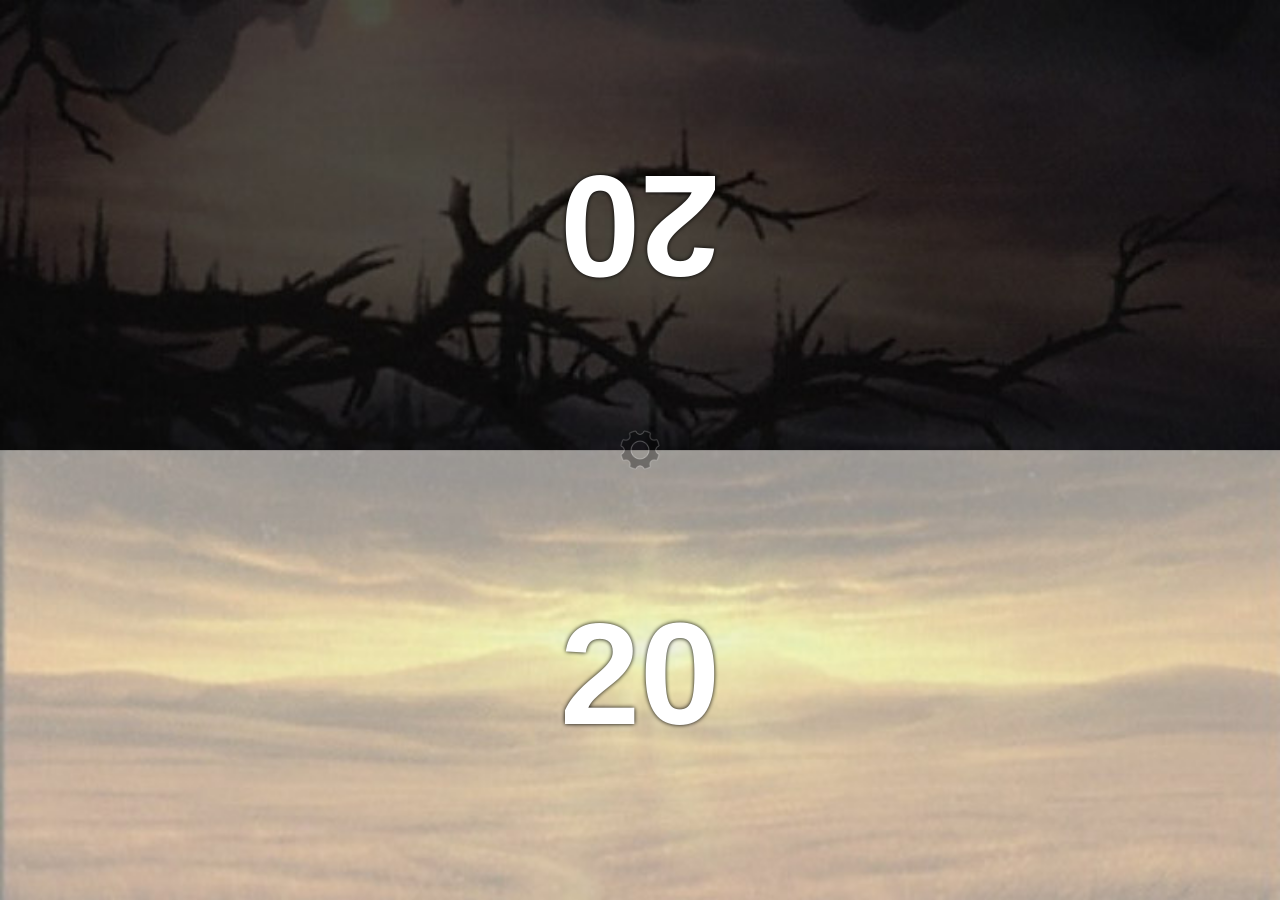
<file: www/index.html>
﻿<!DOCTYPE>
<html>
<head> 
<title>MTG counter online</title>
<meta name="keywords" content="MTG, magiс the gathering, counter, online" />
<meta name="description" content="Simple and fast online MTG counter" />
<meta name="viewport" content="width=device-width, initial-scale=1, maximum-scale=1, user-scalable=0">
<meta name="theme-color" content="#000">
<meta charset=utf-8>
<meta http-equiv=X-UA-Compatible content="IE=edge">
<link rel="shortcut icon" href="favicon.png" type="image/png">


<link type="text/css" href="files/css/main.css" rel="stylesheet" />
<script src="files/js/jquery-1.11.3.min.js" type="text/javascript"></script>
<script src="files/js/main.js" type="text/javascript"></script>
<script src="files/js/fullscreen.js" type="text/javascript"></script>
</head> 
<body>
<div class="main_wrap">

    <div class="player og white">
        <div class="mana">
            <div data-color="green"></div>
            <div data-color="red"  ></div>
            <div data-color="black"></div>
            <div data-color="blue" ></div>
            <div data-color="white"></div>
        </div>
        <div class="m"></div>
        <div class="p"></div>
        <div class="delta noselect"></div>
        <div class="cnt noselect">
            20
        </div>
        <div class="poison-toggle noselect">☠</div>
        <div class="poison noselect">
            <div class="pm">−</div>
            <div class="pcnt">0</div>
            <div class="pp">+</div>
        </div>
        <div class="dice_shadow">
            <div class="dice static"></div>
        </div>
    </div>

    <div class="settings">
        <div class="settings-left">
            <div class="icon dice"></div>
            <div class="icon life20">20</div>
            <div class="icon life40">40</div>
        </div>
        <div class="icon cog"></div>
        <div class="settings-right">
            <div class="icon two_player"></div>
            <div class="icon three_player"></div>
            <div class="icon four_player"></div>
        </div>
    </div>

    <div class="fullscreen noselect">fullscreen</div>

    <div class="info-toggle noselect">i</div>

    <div class="info-screen">
        <div class="info-close noselect">×</div>
        <img class="info-logo" src="img/logo_1024x1024.jpg" alt="Netkot Games">
        <a class="info-email" href="mailto:netkot@gmail.com">netkot@gmail.com</a>
        <a class="info-kofi" href="https://ko-fi.com/netkot" target="_blank" rel="noopener">ko-fi.com/netkot</a>
    </div>
</div>

</body>
</html>
</file>
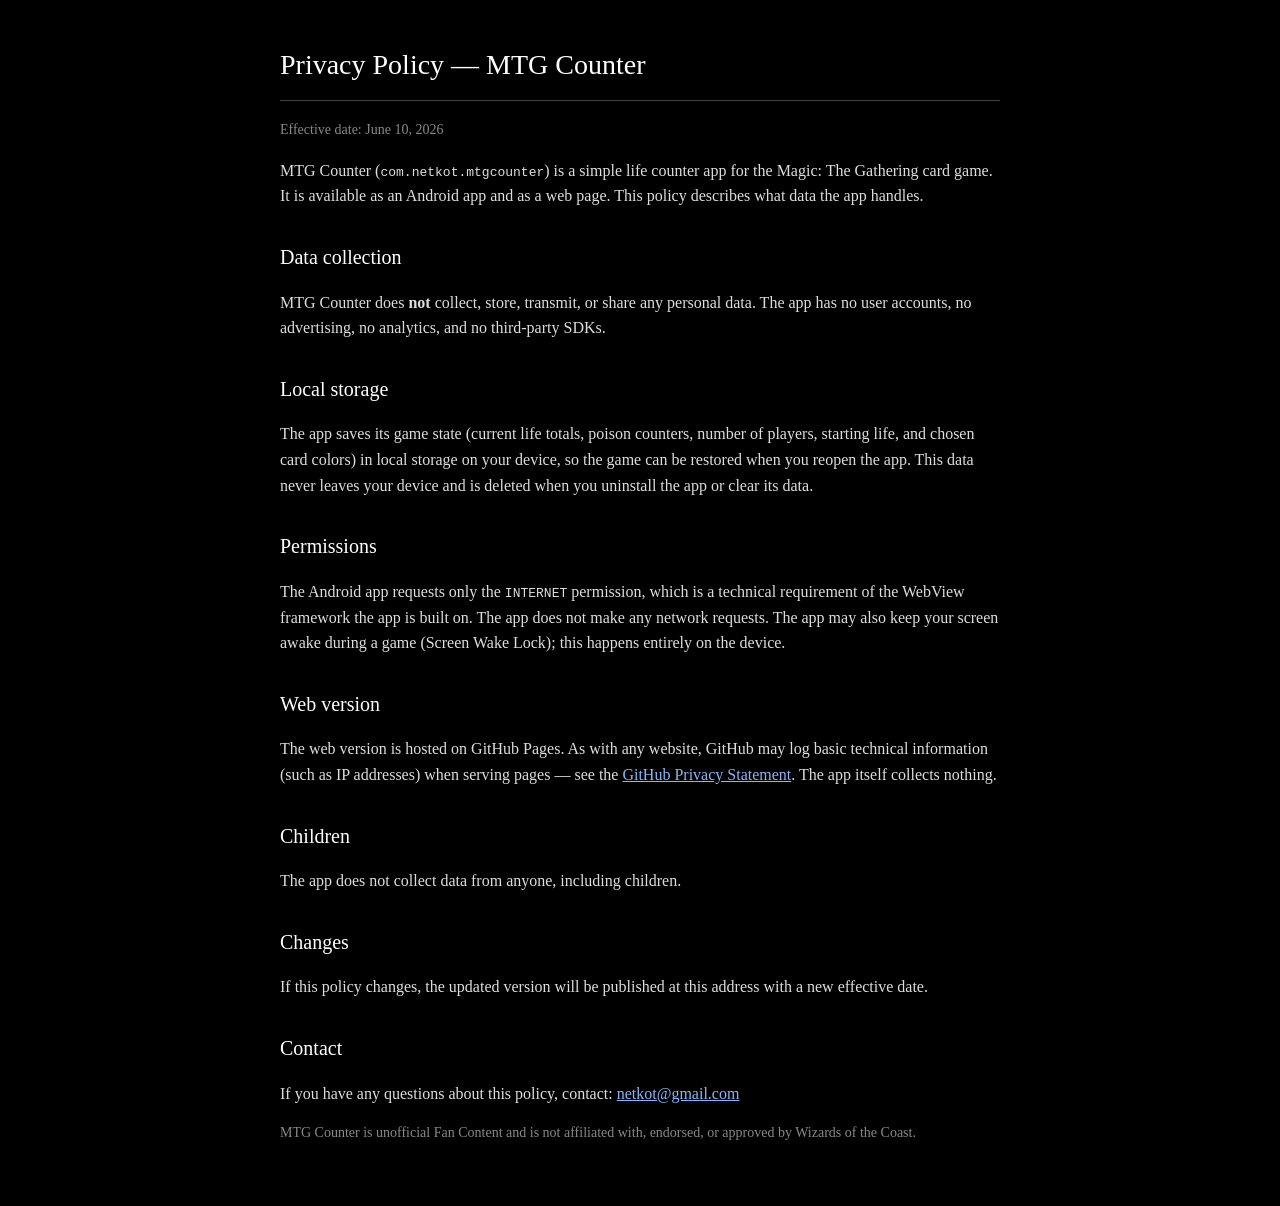
<file: www/privacy.html>
<!DOCTYPE html>
<html lang="en">
<head>
<title>Privacy Policy — MTG Counter</title>
<meta name="viewport" content="width=device-width, initial-scale=1">
<meta charset="utf-8">
<meta name="theme-color" content="#000">
<link rel="shortcut icon" href="favicon.png" type="image/png">
<style>
    body {
        background: #000;
        color: #ddd;
        font-family: Georgia, "Times New Roman", serif;
        line-height: 1.6;
        max-width: 720px;
        margin: 0 auto;
        padding: 24px 16px 48px;
    }
    h1, h2 { color: #fff; font-weight: normal; }
    h1 { font-size: 28px; border-bottom: 1px solid #444; padding-bottom: 12px; }
    h2 { font-size: 20px; margin-top: 32px; }
    a { color: #8ab4f8; }
    .muted { color: #888; font-size: 14px; }
</style>
</head>
<body>

<h1>Privacy Policy — MTG Counter</h1>
<p class="muted">Effective date: June 10, 2026</p>

<p>MTG Counter (<code>com.netkot.mtgcounter</code>) is a simple life counter app
for the Magic: The Gathering card game. It is available as an Android app and as
a web page. This policy describes what data the app handles.</p>

<h2>Data collection</h2>
<p>MTG Counter does <strong>not</strong> collect, store, transmit, or share any
personal data. The app has no user accounts, no advertising, no analytics, and
no third-party SDKs.</p>

<h2>Local storage</h2>
<p>The app saves its game state (current life totals, poison counters, number of
players, starting life, and chosen card colors) in local storage on your device,
so the game can be restored when you reopen the app. This data never leaves your
device and is deleted when you uninstall the app or clear its data.</p>

<h2>Permissions</h2>
<p>The Android app requests only the <code>INTERNET</code> permission, which is
a technical requirement of the WebView framework the app is built on. The app
does not make any network requests. The app may also keep your screen awake
during a game (Screen Wake Lock); this happens entirely on the device.</p>

<h2>Web version</h2>
<p>The web version is hosted on GitHub Pages. As with any website, GitHub may
log basic technical information (such as IP addresses) when serving pages — see
the <a href="https://docs.github.com/en/site-policy/privacy-policies/github-general-privacy-statement">GitHub
Privacy Statement</a>. The app itself collects nothing.</p>

<h2>Children</h2>
<p>The app does not collect data from anyone, including children.</p>

<h2>Changes</h2>
<p>If this policy changes, the updated version will be published at this address
with a new effective date.</p>

<h2>Contact</h2>
<p>If you have any questions about this policy, contact:
<a href="mailto:netkot@gmail.com">netkot@gmail.com</a></p>

<p class="muted">MTG Counter is unofficial Fan Content and is not affiliated
with, endorsed, or approved by Wizards of the Coast.</p>

</body>
</html>
</file>
<file: www/files/css/main.css>
html,body,ul,ol,li,p,td,h1,h2,h3,h4,h5,h6,form,fieldset,a,img{margin:0;padding:0;border:0}
a img{border:none;cursor:pointer;text-decoration:none}

html, body
    {
    height:100%;
    font-family: Helvetica;
    font-size: 72px;
    -webkit-text-size-adjust: 100%;
    text-size-adjust: 100%;
    }
body 
    {
    width: 100%;
    background:#fff;
    }

.main_wrap
    {
    position: relative;
    width: 100%;
    height: 100%;
    }

.noselect
    {
    -webkit-touch-callout: none;
    -webkit-user-select: none;
    -khtml-user-select: none;
    -moz-user-select: none;
    -ms-user-select: none;
    user-select: none;
    }
.player
    {
    position: absolute;
    width: 100vw;
    height: 50vh;

    top: 50vh;

    vertical-align: center;
    text-align: center;
    display: flex;
    justify-content: center;
    align-items: center;
    box-sizing: border-box;
    background-size: cover;
    isolation: isolate;
    }
    /* Extra color layers for multicolor backgrounds: each layer shows its
       mana image and is masked to fade in over the previous stripe */
    .player-bg
        {
        position: absolute;
        top: 0; right: 0; bottom: 0; left: 0;
        z-index: -1;
        pointer-events: none;
        }
        .player-bg div
            {
            position: absolute;
            top: 0; right: 0; bottom: 0; left: 0;
            background-size: cover;
            background-position: center center;
            }
        .player-bg .bg-green  { background-color: #26b569; background-image: url('../../img/green.jpg') }
        .player-bg .bg-red    { background-color: #f85555; background-image: url('../../img/red.jpg')   }
        .player-bg .bg-black  { background-color: #000;    background-image: url('../../img/black.jpg') }
        .player-bg .bg-blue   { background-color: #67c1f5; background-image: url('../../img/blue.jpg')  }
        .player-bg .bg-white  { background-color: #fefedf; background-image: url('../../img/white.jpg') }
    .green  { background-color: #26b569; color: #fff; background-image: url('../../img/green.jpg') }
    .red    { background-color: #f85555; color: #fff; background-image: url('../../img/red.jpg')   }
    .black  { background-color: #000;    color: #fff; background-image: url('../../img/black.jpg') }
    .blue   { background-color: #67c1f5; color: #fff; background-image: url('../../img/blue.jpg')  }
    .white  { background-color: #fefedf; color: #fff; background-image: url('../../img/white.jpg') }


    .p2
        {
        transform-origin: top center;
        transform: rotate(180deg);
        }
    .r90
        {
        transform-origin: top left;
        transform: rotate(90deg) translate(-50vh, -50vw);
        width: 50vh;
        height: 50vw;
        }
    .og.r90
        {
        transform: rotate(90deg) translate(0, -50vw);
        }


    .r-90
        {
        transform-origin: top left;
        transform: rotate(-90deg) translate(0, 50vw);
        width: 50vh;
        height: 50vw;
        }
    .p4.r-90
        {
        transform: rotate(-90deg) translate(-50vh, 50vw);
        }

    .cnt
        {
        width: 100%;
        font-weight: 700;
        font-size: 2em;
        text-shadow: 0 0 4px rgba(0,0,0,1);
        }

    .delta
        {
        position: absolute;
        top: 14%;
        left: 50%;
        transform: translateX(-50%);
        font-size: 40px;
        font-weight: 700;
        color: #fff;
        text-shadow: 0 2px 10px rgba(0,0,0,0.9), 0 0 20px rgba(0,0,0,0.6);
        z-index: 51;
        pointer-events: none;
        display: none;
        white-space: nowrap;
        letter-spacing: 2px;
        }

    .m, .p
        {
        position: absolute;
        width: 50%;
        height: 100%;
        top: 0;
        cursor: pointer;
        background-repeat: no-repeat;
        background-position: center center;
        }          
    .m
        {
        left: 0;
        }
    .p
        {
        left: 50%;
        }

    .marker
        {
        position: absolute;
        bottom: 0;
        left: 0;
        width: 50px;
        height: 50px;
        outline: 1px red solid;
        background: rgba(255,0,0,0.5);
        z-index: 100;
        }



.mana
    {
    position: absolute;
    display: flex;
    top: calc (50% - 60px);
    width: 100%;
    background: #000;
    justify-content: space-around;
    align-items: center;
    border-top: 1px #e3e3e3 solid;
    border-bottom: 1px #e3e3e3 solid;
    opacity: 0;
    height: 0px;
    transition: all 0.5s ease;
    overflow: hidden;
    z-index: 0;
    }
    .r90 .mana,
    .r-90 .mana
        {
        width: calc(100% - 20px);
        }
    .r90 .mana,
    .p4.r-90 .mana 
        {
        margin: 0 20px 0 0 
        }
    .og.r90 .mana, 
    .r-90 .mana  
        {
        margin: 0 0 0 20px 
        }
    
    .mana.active
        {
        height: 120px;
        opacity: 1;
        z-index: 100;
        }
    .mana div
        {
        width: 80px;
        aspect-ratio: 1 / 1;
        background-size: auto 90%;
        background-position: center center;
        background-repeat: no-repeat;
        box-sizing: border-box;
        cursor: pointer;
        border-radius: 50%;
        border: 3px solid transparent;
        }
    @supports not (aspect-ratio: 1 / 1)
        {
        .mana div
            {
            /* padding-top % resolves against width, so it tracks the shrunk width where a fixed height wouldn't */
            width: 20%;
            max-width: 80px;
            height: 0;
            padding-top: calc(20% - 6px);
            }
        }
    .mana div.selected
        {
        border-color: #ffd700;
        box-shadow: 0 0 12px rgba(255,215,0,0.9);
        }
    .mana div:nth-child(1)  {background-image: url(../../img/green.png) }
    .mana div:nth-child(2)  {background-image: url(../../img/red.png) }
    .mana div:nth-child(3)  {background-image: url(../../img/black.png) }
    .mana div:nth-child(4)  {background-image: url(../../img/blue.png) }
    .mana div:nth-child(5)  {background-image: url(../../img/white.png) }


.player .dice_shadow
    {
    display: none;
    position: absolute;
    top:  10%;
    right: 10%;
    height: 143px;
    width: 143px;
    background-image: url(../../img/dice_shadow.png) 
    }
    .player.p2   .dice_shadow  { transform: rotate(180deg) }
    .player.r90  .dice_shadow  { transform: rotate(270deg) }
    .player.r-90 .dice_shadow  { transform: rotate(90deg)  }

    .player .dice
        {
        position: absolute;
        top: 0;
        left: 0;
        width: 100px;
        height: 100px;
        background-position: 0 0;
        background-repeat: no-repeat;
        z-index: 100;
        }
        .player .dice.rolled {background-image: url(../../img/dice_rolled.png) }
        .player .dice.static {background-image: url(../../img/dice_static.png) }


        .player .dice.d1 {background-position:      0 0 }
        .player .dice.d2 {background-position: -100px 0 }
        .player .dice.d3 {background-position: -200px 0 }
        .player .dice.d4 {background-position: -300px 0 }
        .player .dice.d5 {background-position: -400px 0 }
        .player .dice.d6 {background-position: -500px 0 }




.settings
    {
    position: absolute;
    top: 50%;
    left: 0;
    width: 100vw;
    height: 1px;
    margin-top: 0px;
    display: flex;
    z-index: 100;
    transition: all 0.5s ease;
    background: rgba(0,0,0,0.1);
    }
    .settings-left,
    .settings-right
        {
        flex: 1;
        display: flex;
        justify-content: space-around;
        align-items: flex-start;
        }
    .settings.active
        {
        top: calc(50% - 20px);
        height: 40px;
        background: rgba(0,0,0,0.5);
        }
    .settings .icon
        {
        width: 40px;
        height: 40px;
        background-size: auto 100%;
        background-position: center center;
        background-repeat: no-repeat;
        transition: all 0.5s ease;
        cursor: pointer;
        opacity: 0;
        }
    .active .icon,
    .active .icon.cog
        {
        opacity: 1;
        }

    .icon.cog           {   background-image: url(../../img/settings.png); opacity: 0.3; display: block; }
    .icon.dice          {   background-image: url(../../img/dice.png)     }

    .icon.life20,
    .icon.life40
        {
        background-image: none;
        font-size: 36px;
        font-weight: 700;
        color: #fff;
        display: flex;
        align-items: center;
        justify-content: center;
        text-shadow: 0 0 6px rgba(0,0,0,1);
        width: 30px;
        }
    .icon.two_player    {   background-image: url(../../img/2_player.png) }
    .icon.three_player  {   background-image: url(../../img/3_player.png) }
    .icon.four_player   {   background-image: url(../../img/4_player.png) }

    .icon
        {
        margin-top: -20px;
        }
    .active .icon
        {
        margin-top: 0;
        }


    .layout_2_playes .icon.two_player   {display: none }
    .layout_3_playes .icon.three_player {display: none }
    .layout_4_playes .icon.four_player  {display: none }

@media (max-width: 480px)
    {
    .icon.life20,
    .icon.life40
        {
        font-size: 24px;
        }
    }


/* Poison toggle button */
.poison-toggle
    {
    position: absolute;
    bottom: 12px;
    right: 14px;
    font-size: 30px;
    color: rgba(255, 255, 255, 0.85);
    background: rgba(0, 0, 0, 0.5);
    border: 1px solid rgba(255, 255, 255, 0.25);
    border-radius: 50%;
    width: 50px;
    height: 50px;
    display: none;
    align-items: center;
    justify-content: center;
    pointer-events: none;
    cursor: pointer;
    z-index: 51;
    text-shadow: 0 0 8px rgba(0, 0, 0, 0.9);
    transition: color 0.3s ease, background 0.3s ease, border-color 0.3s ease;
    }
.settings-open .poison-toggle
    {
    display: flex;
    pointer-events: auto;
    bottom: 72px;
    }
.settings-open .player.poison-active .poison-toggle
    {
    color: #e080ff;
    background: rgba(100, 0, 160, 0.7);
    border-color: rgba(200, 100, 255, 0.7);
    text-shadow: 0 0 12px rgba(200, 50, 255, 1);
    }

/* Poison counter */
.poison
    {
    position: absolute;
    bottom: 12px;
    left: 50%;
    transform: translateX(-50%);
    z-index: 50;
    display: none;
    align-items: center;
    background: rgba(0, 0, 0, 0.45);
    border-radius: 30px;
    font-size: 20px;
    color: #fff;
    text-shadow: 0 0 4px rgba(0,0,0,0.8);
    white-space: nowrap;
    }
    .pm, .pp
        {
        cursor: pointer;
        font-size: 22px;
        line-height: 1;
        padding: 7px 13px;
        }
    .pcnt
        {
        min-width: 1.6em;
        text-align: center;
        font-weight: 700;
        padding: 7px 2px;
        }
    .pcnt::before
        {
        content: '☠ ';
        }

.player.poison-active .poison
    {
    display: flex;
    }
.player.poisoned .poison
    {
    background: rgba(90, 0, 110, 0.8);
    }
.player.poisoned::before
    {
    content: '';
    position: absolute;
    top: 0; right: 0; bottom: 0; left: 0;
    background: rgba(80, 0, 130, 0.45);
    z-index: 44;
    pointer-events: none;
    }
.player.poisoned::after
    {
    content: '☠';
    position: absolute;
    top: 50%;
    left: 50%;
    transform: translate(-50%, -50%);
    font-size: 140px;
    color: #e070ff;
    text-shadow: 0 0 40px rgba(180, 0, 255, 1), 0 0 15px rgba(0, 0, 0, 1);
    z-index: 46;
    opacity: 0.9;
    pointer-events: none;
    }
.player.poisoned .cnt
    {
    opacity: 0.4;
    }
    

/* Info button */
.info-toggle
    {
    position: absolute;
    top: 14px;
    right: 14px;
    font-family: Georgia, serif;
    font-style: italic;
    font-size: 26px;
    color: rgba(255, 255, 255, 0.85);
    background: rgba(0, 0, 0, 0.5);
    border: 1px solid rgba(255, 255, 255, 0.4);
    border-radius: 50%;
    width: 40px;
    height: 40px;
    align-items: center;
    justify-content: center;
    display: none;
    cursor: pointer;
    z-index: 101;
    text-shadow: 0 0 8px rgba(0, 0, 0, 0.9);
    }
.settings-open .info-toggle
    {
    display: flex;
    }

/* Info screen */
.info-screen
    {
    position: absolute;
    top: 0;
    left: 0;
    width: 100%;
    height: 100%;
    display: none;
    flex-direction: column;
    align-items: center;
    justify-content: center;
    gap: 24px;
    background: rgba(0, 0, 0, 0.92);
    z-index: 300;
    }
    .info-screen.active
        {
        display: flex;
        }
    .info-screen .info-close
        {
        position: absolute;
        top: 14px;
        right: 14px;
        font-size: 40px;
        line-height: 1;
        color: #fff;
        cursor: pointer;
        }
    .info-screen .info-logo
        {
        width: 160px;
        height: 160px;
        border-radius: 24px;
        object-fit: cover;
        }
    .info-screen .info-email,
    .info-screen .info-kofi
        {
        font-size: 24px;
        color: #fff;
        text-decoration: none;
        border-bottom: 1px solid rgba(255,255,255,0.4);
        }

.fullscreen
    {
    position: absolute;
    font-size: 42px;
    bottom: 0;
    left: 0;
    width: 100%;
    text-align: center;
    z-index: 200;
    opacity: 0;
    height: 1;
    overflow: hidden;
    transition: all 0.5s ease;
    cursor: pointer;
    color: #fff;
    }
    .layout_4_playes .fullscreen
        {
        left: calc((100% - 50vh + 20px) / 2);
        width: calc(50vh - 20px);
        transform-origin: center bottom;
        transform: rotate(90deg) translate(calc(-25vh + 10px), 30px);
        }

    .fullscreen.active
        {
        opacity: 1;
        height: 60px;
        background: rgba(0,0,0,0.3);
        display: flex;
        justify-content: center;
        align-items: center;
        }

    /* Native app is always fullscreen (immersive mode), the button is useless there */
    body.native-app .fullscreen
        {
        display: none !important;
        }
</file>
